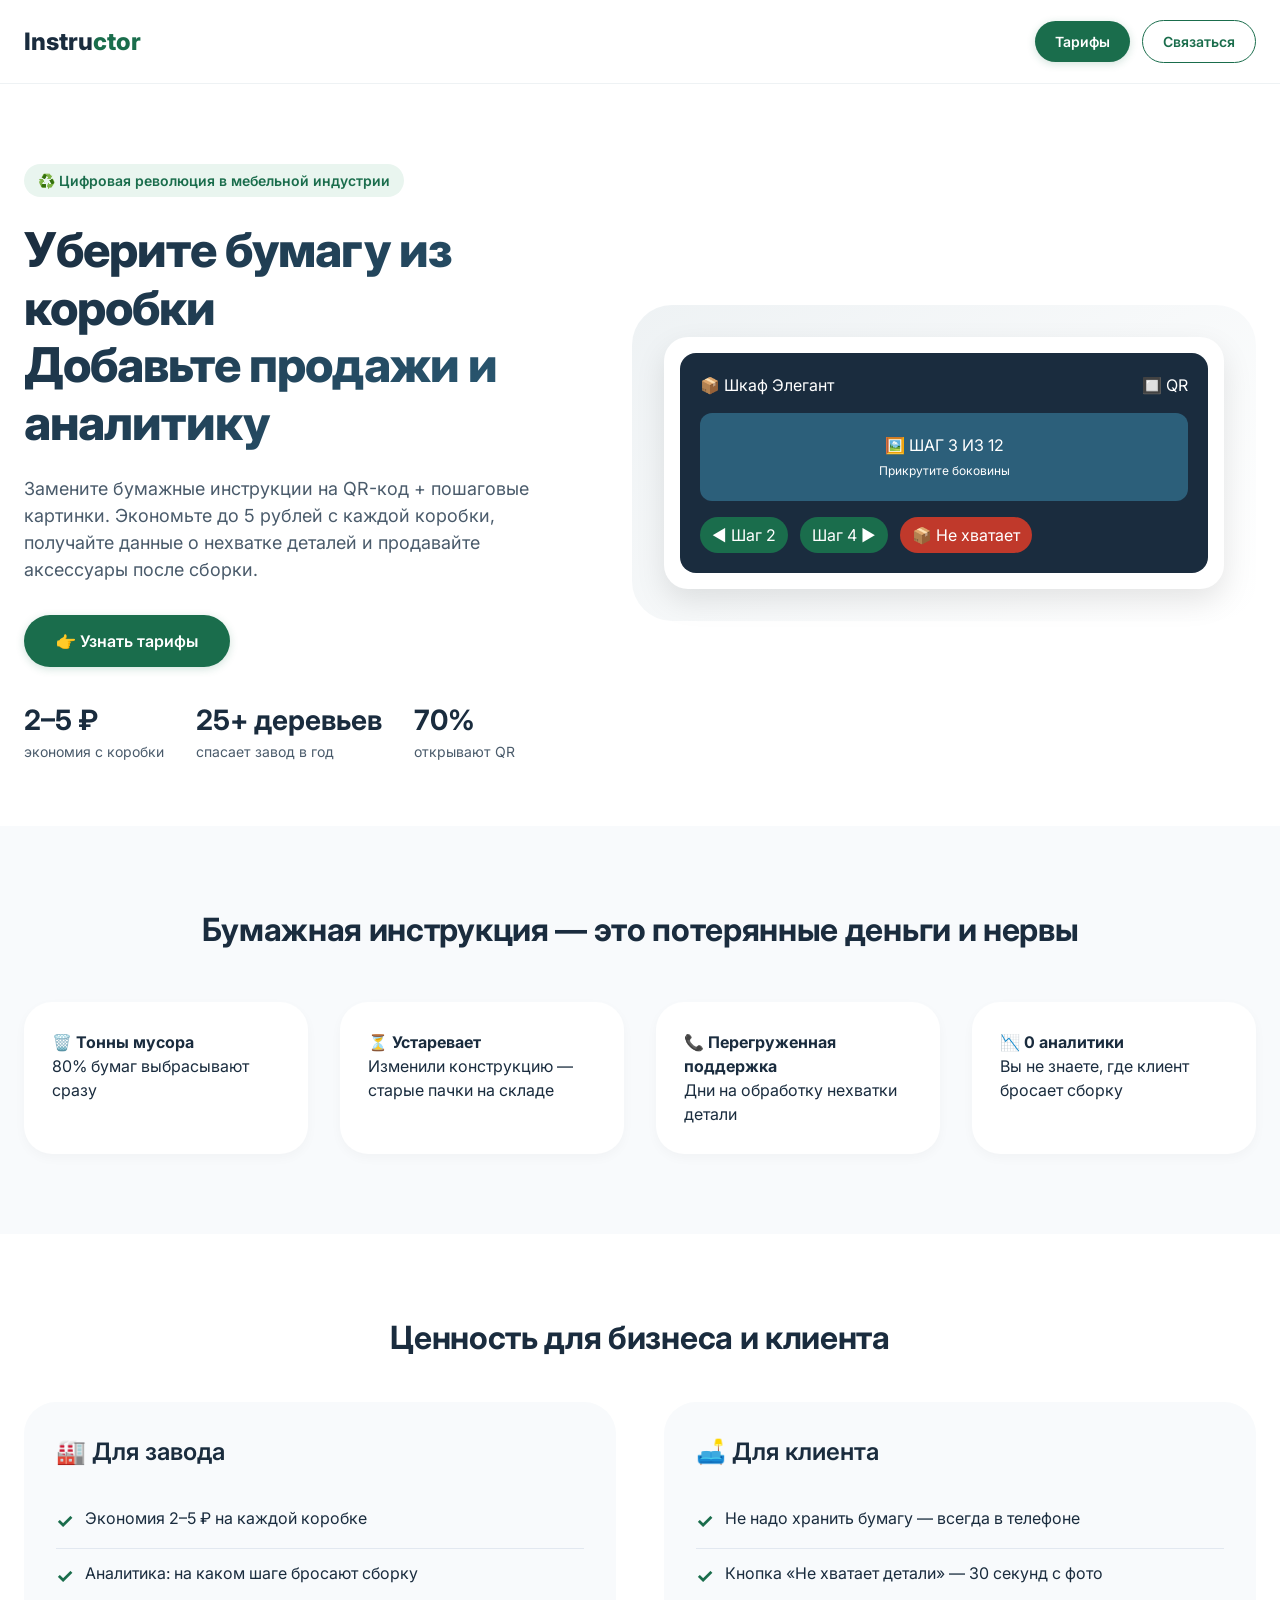
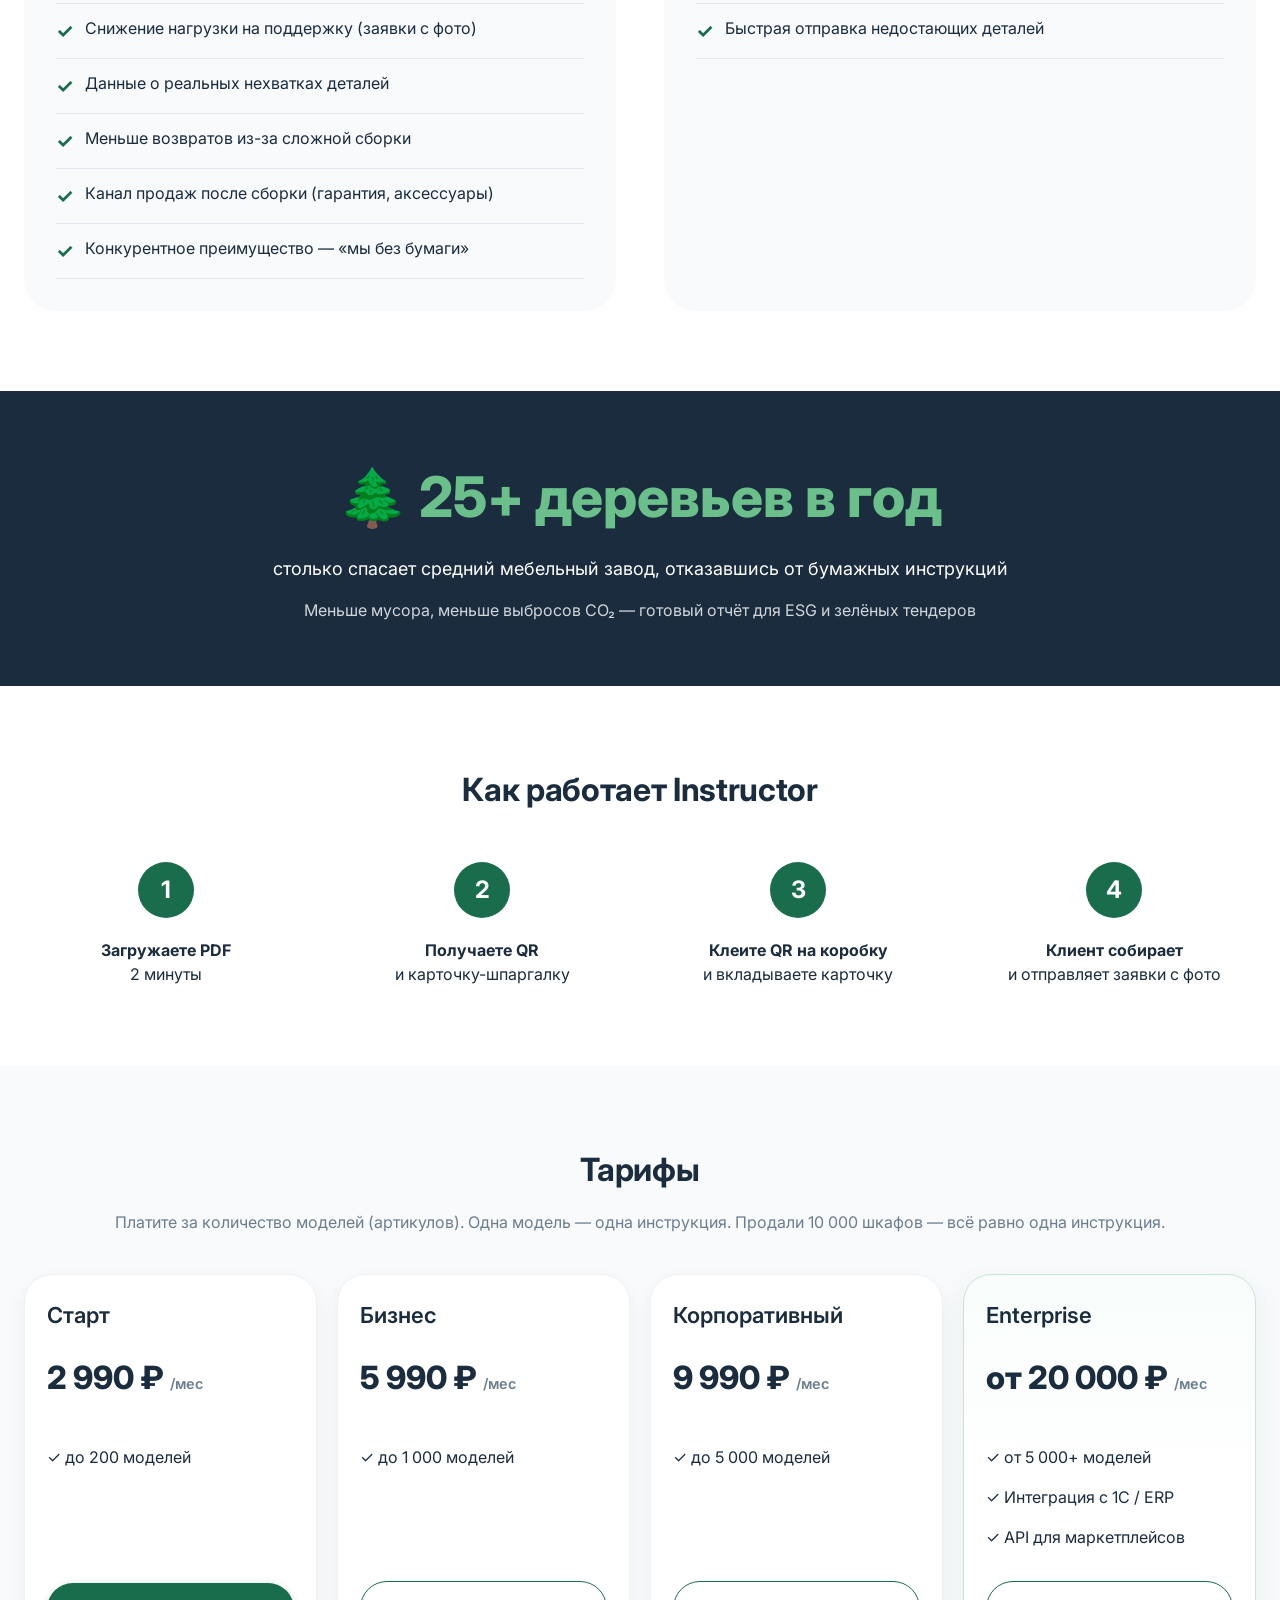
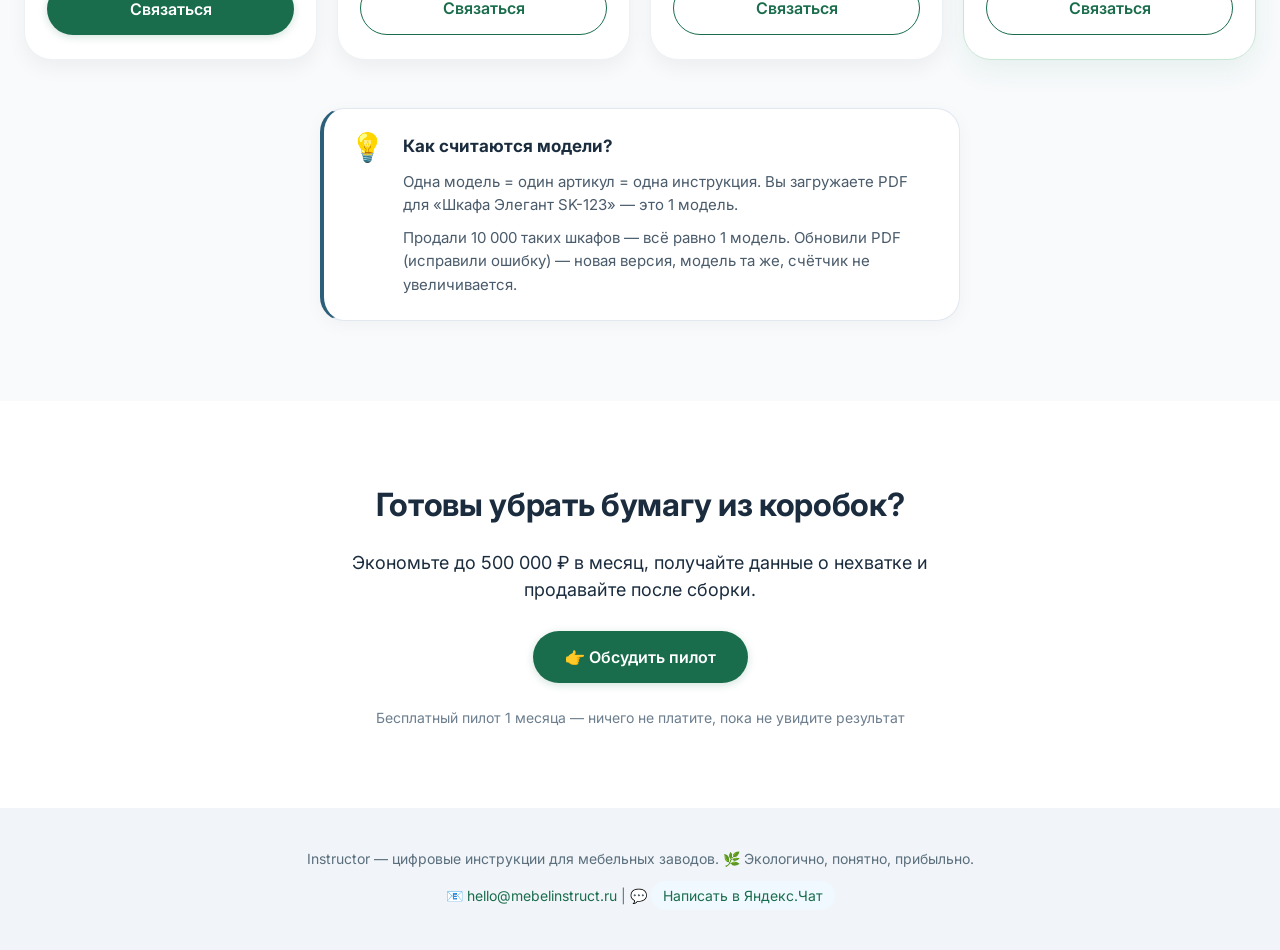
<file: index.html>
<!DOCTYPE html>
<html lang="ru">
<head>
    <meta charset="UTF-8">
    <meta name="viewport" content="width=device-width, initial-scale=1.0, viewport-fit=cover">
    <title>Instructor — цифровые инструкции для мебельных заводов</title>
    <link rel="icon" href="assets/icons/favicon.svg" type="image/svg+xml">
    <link rel="preconnect" href="https://fonts.googleapis.com">
    <link rel="preconnect" href="https://fonts.gstatic.com" crossorigin>
    <link href="https://fonts.googleapis.com/css2?family=Inter:opsz,wght@14..32,300;14..32,400;14..32,600;14..32,700;14..32,800&display=swap" rel="stylesheet">
    <link rel="stylesheet" href="assets/css/landing.css">
</head>
<body>
<!--
  ЛЕНДИНГ — ДЕМО ДЛЯ КОМАНДЫ
  Чтобы скрыть ссылки демо (сборка / панель завода / админка) у клиентов:
  добавьте символы  сразу ПЕРЕД <div class="landing-demo-nav"> ниже
  и символы  сразу ПОСЛЕ закрывающего </div> (один блок в комментарий).-->

<header class="header">
    <div class="container header-inner">
        <a href="./" class="logo">Instru<span>ctor</span></a>
        <div class="nav-links">
            <a href="#try" class="btn btn-primary" style="padding: 10px 20px;">Тарифы</a>
            <a href="#contact" class="btn btn-outline" style="padding: 10px 20px;">Связаться</a>
        </div>
    </div>
</header>

<main>
    <section class="hero">
        <div class="container hero-grid">
            <div class="hero-content">
                <div class="hero-badge">♻️ Цифровая революция в мебельной индустрии</div>
                <h1>Уберите бумагу из коробки<br>Добавьте продажи и аналитику</h1>
                <p class="hero-text">Замените бумажные инструкции на QR-код + пошаговые картинки. Экономьте до 5 рублей с каждой коробки, получайте данные о нехватке деталей и продавайте аксессуары после сборки.</p>
                <a href="#try" class="btn btn-primary">👉 Узнать тарифы</a>
                <div class="hero-stats">
                    <div class="stat"><strong>2–5 ₽</strong> экономия с коробки</div>
                    <div class="stat"><strong>25+ деревьев</strong> спасает завод в год</div>
                    <div class="stat"><strong>70%</strong> открывают QR</div>
                </div>
            </div>
            <div class="hero-image">
                <div style="background: #fff; border-radius: 24px; padding: 16px; box-shadow: 0 12px 30px rgba(0,0,0,0.1);">
                    <div style="background: #1a2c3e; border-radius: 16px; padding: 20px; color: white;">
                        <div style="display: flex; justify-content: space-between;">
                            <span>📦 Шкаф Элегант</span>
                            <span>🔲 QR</span>
                        </div>
                        <div style="margin: 16px 0; background: #2c5f7a; border-radius: 12px; padding: 20px; text-align: center;">
                            🖼️ ШАГ 3 ИЗ 12<br>
                            <span style="font-size: 12px;">Прикрутите боковины</span>
                        </div>
                        <div style="display: flex; gap: 12px; flex-wrap: wrap;">
                            <span style="background: #1a6d4c; padding: 6px 12px; border-radius: 40px;">◀ Шаг 2</span>
                            <span style="background: #1a6d4c; padding: 6px 12px; border-radius: 40px;">Шаг 4 ▶</span>
                            <span style="background: #c0392b; padding: 6px 12px; border-radius: 40px;">📦 Не хватает</span>
                        </div>
                    </div>
                </div>
            </div>
        </div>
    </section>

    <section class="problem">
        <div class="container">
            <h2 style="text-align: center;">Бумажная инструкция — это потерянные деньги и нервы</h2>
            <div class="problem-grid">
                <div class="problem-card">🗑️ <strong>Тонны мусора</strong><br>80% бумаг выбрасывают сразу</div>
                <div class="problem-card">⏳ <strong>Устаревает</strong><br>Изменили конструкцию — старые пачки на складе</div>
                <div class="problem-card">📞 <strong>Перегруженная поддержка</strong><br>Дни на обработку нехватки детали</div>
                <div class="problem-card">📉 <strong>0 аналитики</strong><br>Вы не знаете, где клиент бросает сборку</div>
            </div>
        </div>
    </section>

    <section class="value">
        <div class="container">
            <h2 style="text-align: center;">Ценность для бизнеса и клиента</h2>
            <div class="value-grid">
                <div class="value-col">
                    <h3>🏭 Для завода</h3>
                    <ul class="value-list">
                        <li><span class="check">✓</span> Экономия 2–5 ₽ на каждой коробке</li>
                        <li><span class="check">✓</span> Аналитика: на каком шаге бросают сборку</li>
                        <li><span class="check">✓</span> Снижение нагрузки на поддержку (заявки с фото)</li>
                        <li><span class="check">✓</span> Данные о реальных нехватках деталей</li>
                        <li><span class="check">✓</span> Меньше возвратов из-за сложной сборки</li>
                        <li><span class="check">✓</span> Канал продаж после сборки (гарантия, аксессуары)</li>
                        <li><span class="check">✓</span> Конкурентное преимущество — «мы без бумаги»</li>
                    </ul>
                </div>
                <div class="value-col">
                    <h3>🛋️ Для клиента</h3>
                    <ul class="value-list">
                        <li><span class="check">✓</span> Не надо хранить бумагу — всегда в телефоне</li>
                        <li><span class="check">✓</span> Кнопка «Не хватает детали» — 30 секунд с фото</li>
                        <li><span class="check">✓</span> Быстрая отправка недостающих деталей</li>
                    </ul>
                </div>
            </div>
        </div>
    </section>

    <section class="eco">
        <div class="container">
            <div class="eco-number">🌲 25+ деревьев в год</div>
            <p style="font-size: 18px; margin: 16px 0;">столько спасает средний мебельный завод, отказавшись от бумажных инструкций</p>
            <p style="opacity: 0.8;">Меньше мусора, меньше выбросов CO₂ — готовый отчёт для ESG и зелёных тендеров</p>
        </div>
    </section>

    <section class="how">
        <div class="container">
            <h2 style="text-align: center;">Как работает Instructor</h2>
            <div class="steps">
                <div class="step"><div class="step-number">1</div> <strong>Загружаете PDF</strong><br>2 минуты</div>
                <div class="step"><div class="step-number">2</div> <strong>Получаете QR</strong><br>и карточку-шпаргалку</div>
                <div class="step"><div class="step-number">3</div> <strong>Клеите QR на коробку</strong><br>и вкладываете карточку</div>
                <div class="step"><div class="step-number">4</div> <strong>Клиент собирает</strong><br>и отправляет заявки с фото</div>
            </div>
        </div>
    </section>

    <section class="pricing" id="try">
        <div class="container">
            <h2 style="text-align: center;">Тарифы</h2>
            <p style="text-align: center; color: #6c7e8e; margin-bottom: 40px;">
                Платите за количество моделей (артикулов). Одна модель — одна инструкция. 
                Продали 10 000 шкафов — всё равно одна инструкция.
            </p>
            
            <div class="pricing-grid">
                <div class="plan">
                    <h3>Старт</h3>
                    <div class="plan-price">2 990 ₽ <span class="period">/мес</span></div>
                    <ul>
                        <li>✓ до 200 моделей</li>
                    </ul>
                    <a href="#contact" class="btn btn-primary">Связаться</a>
                </div>
                
                <!-- Бизнес -->
                <div class="plan">
                    <h3>Бизнес</h3>
                    <div class="plan-price">5 990 ₽ <span class="period">/мес</span></div>
                    <ul>
                        <li>✓ до 1 000 моделей</li>
                    </ul>
                    <a href="#contact" class="btn btn-outline">Связаться</a>
                </div>
                
                <!-- Корпоративный -->
                <div class="plan">
                    <h3>Корпоративный</h3>
                    <div class="plan-price">9 990 ₽ <span class="period">/мес</span></div>
                    <ul>
                        <li>✓ до 5 000 моделей</li>
                    </ul>
                    <a href="#contact" class="btn btn-outline">Связаться</a>
                </div>
                
                <!-- Enterprise -->
                <div class="plan enterprise">
                    <h3>Enterprise</h3>
                    <div class="plan-price">от 20 000 ₽ <span class="period">/мес</span></div>
                    <ul>
                        <li>✓ от 5 000+ моделей</li>
                        <li>✓ Интеграция с 1С / ERP</li>
                        <li>✓ API для маркетплейсов</li>
                    </ul>
                    <a href="#contact" class="btn btn-outline">Связаться</a>
                </div>
            </div>

            <div class="pricing-notes">
                <div class="pricing-note pricing-note--info">
                    <div class="pricing-note__icon" aria-hidden="true">💡</div>
                    <div class="pricing-note__body">
                        <strong class="pricing-note__title">Как считаются модели?</strong>
                        <p>Одна модель = один артикул = одна инструкция. Вы загружаете PDF для «Шкафа Элегант SK-123» — это 1 модель.</p>
                        <p>Продали 10 000 таких шкафов — всё равно 1 модель. Обновили PDF (исправили ошибку) — новая версия, модель та же, счётчик не увеличивается.</p>
                    </div>
                </div>
                <!--<div class="pricing-note pricing-note--warning">
                    <div class="pricing-note__icon" aria-hidden="true">⚠️</div>
                    <div class="pricing-note__body">
                        <strong class="pricing-note__title">Важно</strong>
                        <p>Если у модели есть модификации (SK-123A, SK-123B), загружайте все PDF под одним артикулом.</p>
                        <p>Система покажет клиенту выбор цвета/размера перед сборкой. Это всё ещё одна модель в тарифе.</p>
                    </div>
                </div>-->
            </div>
        </div>
    </section>
    
    <section class="cta">
        <div class="container">
            <h2>Готовы убрать бумагу из коробок?</h2>
            <p style="font-size: 18px; margin: 20px auto; max-width: 600px;">Экономьте до 500 000 ₽ в месяц, получайте данные о нехватке и продавайте после сборки.</p>
            <a href="https://yandex.ru/chat/p/63ae4600-350b-9469-6285-ab6e3f4d2709?utm_source=invite" class="btn btn-primary" style="margin-top: 8px;" target="_blank" rel="noopener noreferrer">👉 Обсудить пилот</a>
            <p style="margin-top: 24px; font-size: 14px; color: #6c7e8e;">Бесплатный пилот 1 месяца — ничего не платите, пока не увидите результат</p>
        </div>
    </section>
</main>

<footer class="footer" id="contact">
    <div class="container">
        <p>Instructor — цифровые инструкции для мебельных заводов. 🌿 Экологично, понятно, прибыльно.</p>
        <p style="margin-top: 12px;">
            📧 <a href="mailto:hello@mebelinstruct.ru" style="color: #1a6d4c; text-decoration: none;">hello@mebelinstruct.ru</a> 
            | 💬 <a href="https://yandex.ru/chat/p/63ae4600-350b-9469-6285-ab6e3f4d2709?utm_source=invite" target="_blank" style="color: #1a6d4c; text-decoration: none; background: #f0f9ff; padding: 4px 12px; border-radius: 40px; display: inline-block;">Написать в Яндекс.Чат</a>
        </p>
    </div>
</footer>

</body>
</html>
</file>
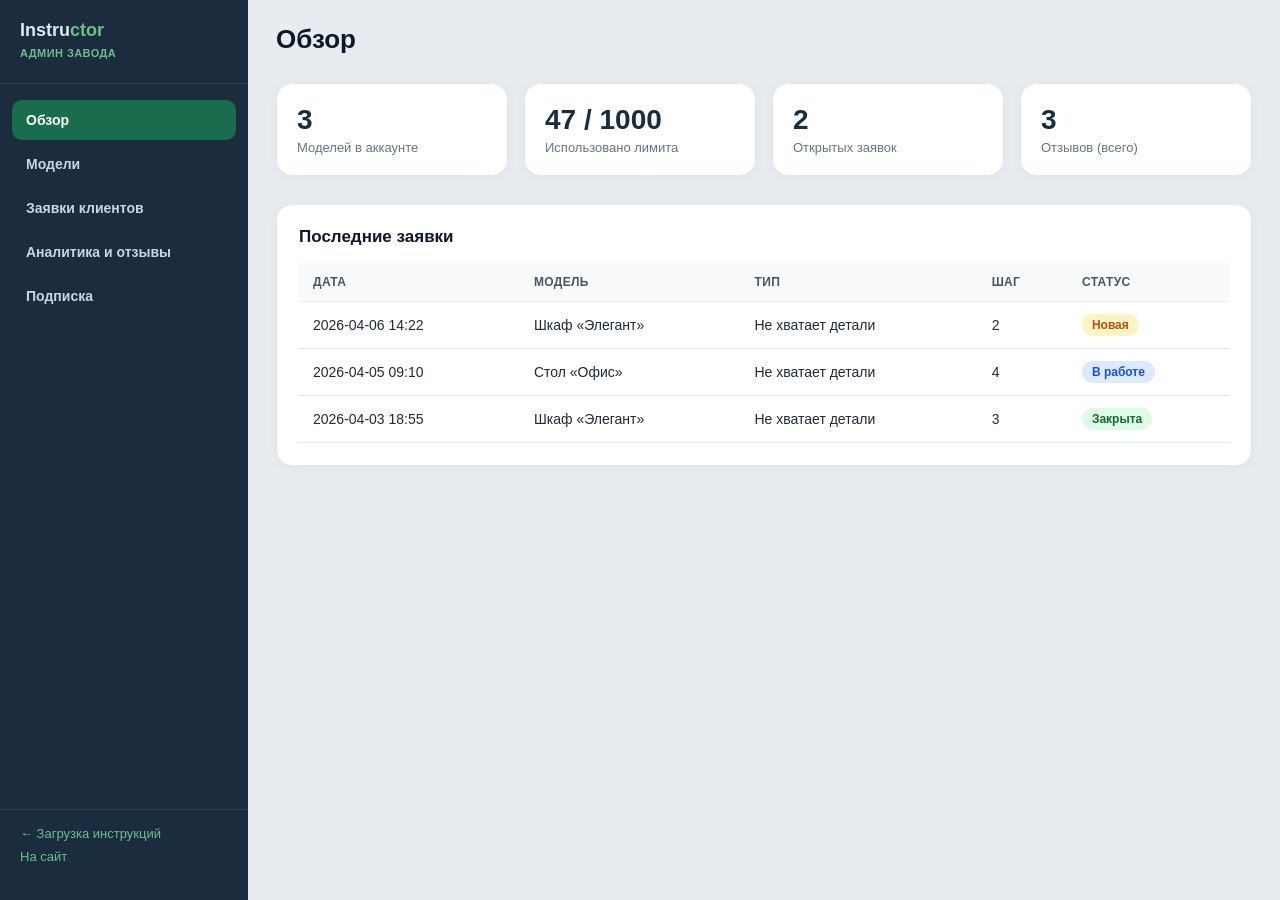
<file: admin/index.html>
<!DOCTYPE html>
<html lang="ru">
<head>
    <meta charset="UTF-8">
    <meta name="viewport" content="width=device-width, initial-scale=1.0">
    <title>Админ-панель завода — Instructor</title>
    <link rel="icon" href="../assets/icons/favicon.svg" type="image/svg+xml">
    <link rel="stylesheet" href="../assets/css/admin.css">
</head>
<body class="admin-body">
<div class="admin-app">
    <aside class="admin-sidebar">
        <div class="admin-sidebar__brand">
            Instru<span>ctor</span>
            <span class="admin-sidebar__badge">Админ завода</span>
        </div>
        <ul class="admin-nav">
            <li><button type="button" data-panel="overview" class="is-active">Обзор</button></li>
            <li><button type="button" data-panel="models">Модели</button></li>
            <li><button type="button" data-panel="requests">Заявки клиентов</button></li>
            <li><button type="button" data-panel="analytics">Аналитика и отзывы</button></li>
            <li><button type="button" data-panel="subscription">Подписка</button></li>
        </ul>
        <div class="admin-sidebar__foot">
            <a href="../producer/">← Загрузка инструкций</a><br>
            <a href="../" style="margin-top: 8px; display: inline-block;">На сайт</a>
        </div>
    </aside>

    <main class="admin-main">
        <div class="admin-top">
            <h1 id="adminPageTitle">Обзор</h1>
        </div>

        <section id="panel-overview" class="admin-panel is-visible" data-panel-content="overview">
            <div class="admin-grid-stats" id="overviewStats"></div>
            <div class="admin-card">
                <h2>Последние заявки</h2>
                <div class="admin-table-wrap">
                    <table class="admin-table">
                        <thead>
                            <tr>
                                <th>Дата</th>
                                <th>Модель</th>
                                <th>Тип</th>
                                <th>Шаг</th>
                                <th>Статус</th>
                            </tr>
                        </thead>
                        <tbody id="overviewRequestsPreview"></tbody>
                    </table>
                </div>
            </div>
        </section>

        <section id="panel-models" class="admin-panel" data-panel-content="models">
            <div class="admin-card">
                <h2>Все загруженные модели</h2>
                <div class="admin-table-wrap">
                    <table class="admin-table">
                        <thead>
                            <tr>
                                <th>Модель</th>
                                <th>Артикул</th>
                                <th>Шагов</th>
                                <th>PDF</th>
                                <th>Обновлено</th>
                                <th>Сканов / 7 дн.</th>
                                <th></th>
                            </tr>
                        </thead>
                        <tbody id="modelsTableBody"></tbody>
                    </table>
                </div>
            </div>
        </section>

        <section id="panel-requests" class="admin-panel" data-panel-content="requests">
            <div class="admin-card">
                <h2>Заявки от клиентов</h2>
                <p class="sub" style="margin: -8px 0 16px;">Нехватка деталей и др. (прототип).</p>
                <div class="admin-table-wrap">
                    <table class="admin-table">
                        <thead>
                            <tr>
                                <th>ID</th>
                                <th>Дата</th>
                                <th>Модель</th>
                                <th>Тип</th>
                                <th>Шаг</th>
                                <th>Деталь</th>
                                <th>Статус</th>
                                <th></th>
                            </tr>
                        </thead>
                        <tbody id="requestsTableBody"></tbody>
                    </table>
                </div>
            </div>
        </section>

        <section id="panel-analytics" class="admin-panel" data-panel-content="analytics">
            <div class="admin-card">
                <h2>Воронка сборки (где бросают)</h2>
                <label class="sub" for="funnelModelSelect" style="display:block;margin-bottom:8px;">Модель</label>
                <select id="funnelModelSelect" class="select-model"></select>
                <div class="admin-table-wrap">
                    <table class="admin-table">
                        <thead>
                            <tr>
                                <th>Шаг</th>
                                <th>Название</th>
                                <th>Дошли до шага</th>
                                <th>Отметили «выполнено»</th>
                                <th>Визуально</th>
                            </tr>
                        </thead>
                        <tbody id="funnelTableBody"></tbody>
                    </table>
                </div>
            </div>
            <div class="admin-card">
                <h2>Отзывы клиентов</h2>
                <div class="admin-table-wrap">
                    <table class="admin-table">
                        <thead>
                            <tr>
                                <th>Дата</th>
                                <th>Модель</th>
                                <th>Оценка</th>
                                <th>Комментарий</th>
                                <th>Последний шаг</th>
                            </tr>
                        </thead>
                        <tbody id="reviewsTableBody"></tbody>
                    </table>
                </div>
            </div>
        </section>

        <section id="panel-subscription" class="admin-panel" data-panel-content="subscription">
            <div class="admin-card" id="subscriptionCard"></div>
        </section>
    </main>
</div>

<div id="modelModal" class="admin-modal" aria-hidden="true">
    <div class="admin-modal__box">
        <div class="admin-modal__head">
            <div>
                <h2 id="modalModelTitle">—</h2>
                <p class="admin-modal__meta" id="modalModelMeta"></p>
            </div>
            <button type="button" class="admin-modal__close" id="modelModalClose" aria-label="Закрыть">×</button>
        </div>
        <div class="admin-modal__body">
            <h3 style="font-size:15px;margin-bottom:12px;color:#334155;">Шаги инструкции</h3>
            <div class="steps-preview" id="modalStepsPreview"></div>
            <div class="edit-block">
                <h3>Изменить модель — новый PDF</h3>
                <p class="sub" style="margin-bottom:12px;">После загрузки PDF пересоберутся шаги и QR останется прежним (демо).</p>
                <input type="file" id="modalPdfInput" accept=".pdf">
                <button type="button" class="btn-sm btn-sm--primary" id="modalPdfSubmit">Загрузить новый PDF (демо)</button>
            </div>
        </div>
    </div>
</div>

<script src="../assets/js/config.js"></script>
<script src="../assets/js/admin/app.js"></script>
</body>
</html>
</file>
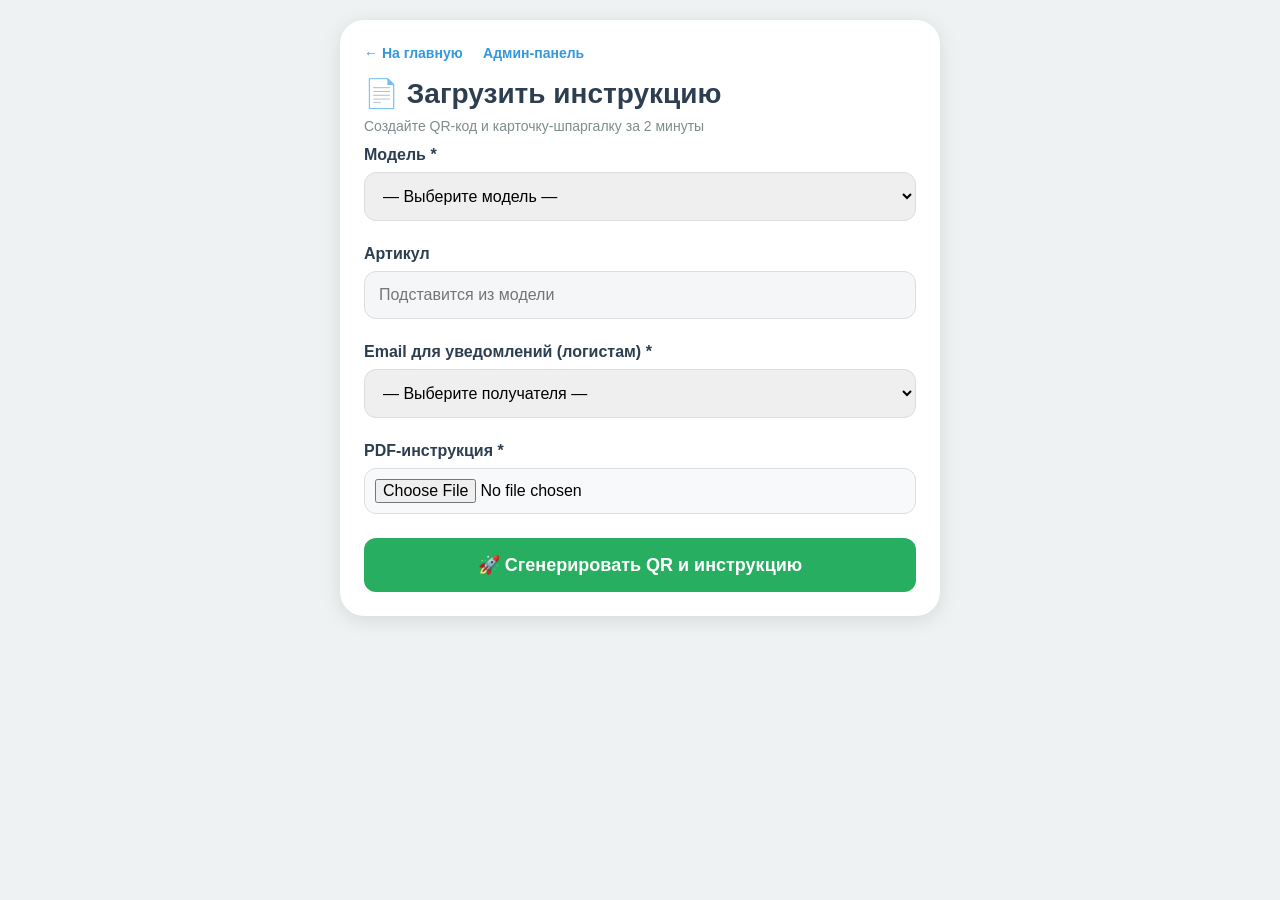
<file: producer/index.html>
<!DOCTYPE html>
<html lang="ru">
<head>
    <meta charset="UTF-8">
    <meta name="viewport" content="width=device-width, initial-scale=1.0">
    <title>Загрузка инструкции — Панель сотрудника</title>
    <link rel="icon" href="../assets/icons/favicon.svg" type="image/svg+xml">
    <link rel="stylesheet" href="../assets/css/producer.css">
</head>
<body>
<div class="container">
    <a class="back-link" href="../">← На главную</a>
    <a class="back-link" href="../admin/" style="margin-left: 16px;">Админ-панель</a>

    <h1>📄 Загрузить инструкцию</h1>
    <div class="sub">Создайте QR-код и карточку-шпаргалку за 2 минуты</div>

    <form id="uploadForm">
        <div class="form-group">
            <label for="modelSelect">Модель *</label>
            <select id="modelSelect" required>
                <option value="">— Выберите модель —</option>
            </select>
        </div>

        <div class="form-group">
            <label for="article">Артикул</label>
            <input type="text" id="article" readonly placeholder="Подставится из модели">
        </div>

        <div class="form-group">
            <label for="emailSelect">Email для уведомлений (логистам) *</label>
            <select id="emailSelect" required>
                <option value="">— Выберите получателя —</option>
            </select>
        </div>

        <div class="form-group">
            <label for="pdfFile">PDF-инструкция *</label>
            <input type="file" id="pdfFile" accept=".pdf" required>
        </div>

        <button type="submit">🚀 Сгенерировать QR и инструкцию</button>
    </form>

    <div id="result" class="result">
        <h3>✅ Готово!</h3>
        <div class="qr-code" id="qrContainer"></div>
        <div class="links">
            <strong>Ссылка на цифровую сборку:</strong><br>
            <span id="shortUrl"></span>
        </div>
        <button type="button" id="downloadCard" class="download-btn">📄 Скачать карточку-шпаргалку</button>
        <button type="button" id="downloadQr" class="download-btn download-btn--secondary">📷 Скачать QR-код</button>
    </div>

    <div id="error" class="error"></div>
</div>

<script src="../assets/js/config.js"></script>
<script src="../assets/js/producer/upload.js"></script>
</body>
</html>
</file>
<file: assets/css/landing.css>
* {
  margin: 0;
  padding: 0;
  box-sizing: border-box;
}

body {
  font-family: 'Inter', sans-serif;
  background: #ffffff;
  color: #1a2c3e;
  line-height: 1.5;
  scroll-behavior: smooth;
}

.container {
  max-width: 1280px;
  margin: 0 auto;
  padding: 0 24px;
}

h1 {
  font-size: 48px;
  font-weight: 800;
  line-height: 1.2;
  letter-spacing: -0.02em;
  background: linear-gradient(135deg, #1a2c3e 0%, #2c5f7a 100%);
  background-clip: text;
  -webkit-background-clip: text;
  color: transparent;
}

h2 {
  font-size: 32px;
  font-weight: 700;
  letter-spacing: -0.01em;
  margin-bottom: 16px;
}

h3 {
  font-size: 22px;
  font-weight: 600;
  margin-bottom: 12px;
}

@media (max-width: 768px) {
  h1 { font-size: 32px; }
  h2 { font-size: 26px; }
  h3 { font-size: 20px; }
}

.btn {
  display: inline-block;
  padding: 14px 32px;
  border-radius: 60px;
  font-weight: 600;
  text-decoration: none;
  transition: all 0.2s ease;
  font-size: 16px;
  cursor: pointer;
  border: none;
}

.btn-primary {
  background: #1a6d4c;
  color: white;
  box-shadow: 0 2px 8px rgba(26, 109, 76, 0.2);
}

.btn-primary:hover {
  background: #0f543a;
  transform: translateY(-2px);
}

.btn-outline {
  background: transparent;
  border: 1.5px solid #1a6d4c;
  color: #1a6d4c;
}

.btn-outline:hover {
  background: #e9f5ef;
}

.header {
  padding: 20px 0;
  border-bottom: 1px solid #eef2f4;
  position: sticky;
  top: 0;
  background: rgba(255, 255, 255, 0.95);
  backdrop-filter: blur(8px);
  z-index: 50;
}

.header-inner {
  display: flex;
  justify-content: space-between;
  align-items: center;
}

.logo {
  font-size: 24px;
  font-weight: 800;
  color: #1a2c3e;
  text-decoration: none;
}

.logo span {
  color: #1a6d4c;
}

.hero {
  padding: 80px 0 64px;
}

.hero-grid {
  display: flex;
  align-items: center;
  gap: 48px;
  flex-wrap: wrap;
}

.hero-content {
  flex: 1;
}

.hero-badge {
  background: #e9f5ef;
  color: #1a6d4c;
  padding: 6px 14px;
  border-radius: 40px;
  font-size: 14px;
  font-weight: 600;
  display: inline-block;
  margin-bottom: 24px;
}

.hero-text {
  font-size: 18px;
  color: #4a5b6b;
  margin: 24px 0 32px;
}

.hero-stats {
  display: flex;
  gap: 32px;
  margin-top: 32px;
}

.stat {
  font-size: 14px;
  color: #4a5b6b;
}

.stat strong {
  font-size: 28px;
  color: #1a2c3e;
  display: block;
}

.hero-image {
  flex: 1;
  background: linear-gradient(145deg, #eef2f4 0%, #ffffff 100%);
  border-radius: 40px;
  padding: 32px;
  text-align: center;
}

.problem {
  background: #f8fafc;
  padding: 80px 0;
}

.problem-grid {
  display: grid;
  grid-template-columns: repeat(auto-fit, minmax(260px, 1fr));
  gap: 32px;
  margin-top: 48px;
}

.problem-card {
  background: white;
  padding: 28px;
  border-radius: 28px;
  box-shadow: 0 4px 12px rgba(0, 0, 0, 0.03);
}

.value {
  padding: 80px 0;
}

.value-grid {
  display: grid;
  grid-template-columns: 1fr 1fr;
  gap: 48px;
  margin-top: 40px;
}

.value-col {
  background: #f8fafc;
  border-radius: 32px;
  padding: 32px;
}

.value-col h3 {
  font-size: 24px;
  margin-bottom: 24px;
  display: flex;
  align-items: center;
  gap: 12px;
}

.value-list {
  list-style: none;
}

.value-list li {
  padding: 12px 0;
  border-bottom: 1px solid #e2e8f0;
  display: flex;
  gap: 12px;
  align-items: flex-start;
}

.check {
  color: #1a6d4c;
  font-weight: bold;
  font-size: 20px;
}

.eco {
  background: #1a2c3e;
  color: white;
  padding: 64px 0;
  text-align: center;
}

.eco-number {
  font-size: 56px;
  font-weight: 800;
  color: #6abf8a;
}

.how {
  padding: 80px 0;
}

.steps {
  display: grid;
  grid-template-columns: repeat(auto-fit, minmax(200px, 1fr));
  gap: 32px;
  margin-top: 48px;
}

.step {
  text-align: center;
}

.step-number {
  width: 56px;
  height: 56px;
  background: #1a6d4c;
  color: white;
  border-radius: 60px;
  display: flex;
  align-items: center;
  justify-content: center;
  font-size: 24px;
  font-weight: 700;
  margin: 0 auto 20px;
}

.pricing {
  background: #f8fafc;
  padding: 80px 0;
}

.pricing-grid {
  display: grid;
  grid-template-columns: repeat(4, minmax(0, 1fr));
  gap: 20px;
  margin-top: 40px;
  align-items: stretch;
}

.plan {
  background: white;
  border-radius: 28px;
  padding: 24px 22px;
  box-shadow: 0 8px 20px rgba(0, 0, 0, 0.05);
  border: 1px solid #eef2f4;
  display: flex;
  flex-direction: column;
  min-width: 0;
}

.plan.enterprise {
  border-color: #c8e6d4;
  background: linear-gradient(180deg, #f8fdfb 0%, #ffffff 55%);
  box-shadow: 0 10px 28px rgba(26, 109, 76, 0.08);
}

.plan > a.btn {
  margin-top: auto;
  width: 100%;
  text-align: center;
  box-sizing: border-box;
}

.plan-price {
  font-size: clamp(26px, 2.5vw, 34px);
  font-weight: 800;
  margin: 16px 0;
  line-height: 1.15;
}

.plan-price .period {
  font-size: 0.45em;
  font-weight: 600;
  color: #6c7e8e;
  white-space: nowrap;
}

.pricing-notes {
  display: grid;
  grid-template-columns: 1fr 1fr;
  gap: 24px;
  margin-top: 48px;
  max-width: 1080px;
  margin-left: auto;
  margin-right: auto;
  justify-content: center;
}

.pricing-note {
  display: flex;
  gap: 18px;
  align-items: flex-start;
  background: #ffffff;
  border-radius: 24px;
  padding: 24px 26px;
  border: 1px solid #e2e8f0;
  box-shadow: 0 4px 18px rgba(0, 0, 0, 0.04);
}

/* Одна карточка — по центру секции */
.pricing-notes .pricing-note:only-child {
  grid-column: 1 / -1;
  max-width: 640px;
  width: 100%;
  justify-self: center;
}

.pricing-note--info {
  border-left: 4px solid #2c5f7a;
}

.pricing-note--warning {
  border-left: 4px solid #f59e0b;
  background: linear-gradient(135deg, #fffbeb 0%, #ffffff 70%);
  border-color: #fde68a;
}

.pricing-note__icon {
  font-size: 28px;
  line-height: 1;
  flex-shrink: 0;
}

.pricing-note__body {
  font-size: 15px;
  line-height: 1.55;
  color: #4a5b6b;
}

.pricing-note__title {
  display: block;
  font-size: 17px;
  color: #1a2c3e;
  margin-bottom: 10px;
}

.pricing-note__body p {
  margin: 0 0 10px;
}

.pricing-note__body p:last-child {
  margin-bottom: 0;
}

.plan ul {
  list-style: none;
  margin: 24px 0;
}

.plan li {
  padding: 8px 0;
  display: flex;
  gap: 8px;
}

.cta {
  padding: 80px 0;
  text-align: center;
}

.footer {
  background: #f1f5f9;
  padding: 40px 0;
  text-align: center;
  font-size: 14px;
  color: #5a6e7c;
}

.nav-links {
  display: flex;
  gap: 12px;
  align-items: center;
  flex-wrap: wrap;
}

.nav-links a {
  font-size: 14px;
  font-weight: 600;
}

@media (max-width: 1100px) {
  .pricing-grid {
    grid-template-columns: repeat(2, minmax(0, 1fr));
  }
}

@media (max-width: 768px) {
  .value-grid {
    grid-template-columns: 1fr;
  }
  .hero-stats {
    flex-wrap: wrap;
  }

  .pricing-notes {
    grid-template-columns: 1fr;
    margin-top: 36px;
  }

  .pricing-grid {
    grid-template-columns: 1fr;
    gap: 16px;
  }
}
</file>
<file: assets/css/admin.css>
* {
  margin: 0;
  padding: 0;
  box-sizing: border-box;
}

body.admin-body {
  font-family: -apple-system, BlinkMacSystemFont, 'Segoe UI', Roboto, sans-serif;
  background: #e8ecf0;
  color: #1e293b;
  min-height: 100vh;
}

.admin-app {
  display: flex;
  min-height: 100vh;
}

.admin-sidebar {
  width: 248px;
  flex-shrink: 0;
  background: #1a2c3e;
  color: #e2e8f0;
  padding: 20px 0;
  display: flex;
  flex-direction: column;
}

.admin-sidebar__brand {
  padding: 0 20px 24px;
  font-size: 18px;
  font-weight: 800;
  border-bottom: 1px solid rgba(255, 255, 255, 0.08);
}

.admin-sidebar__brand span {
  color: #6abf8a;
}

.admin-sidebar__badge {
  display: block;
  margin-top: 6px;
  font-size: 11px;
  font-weight: 600;
  color: #94a3b8;
  text-transform: uppercase;
  letter-spacing: 0.04em;
}

.admin-nav {
  list-style: none;
  padding: 16px 12px;
  flex: 1;
}

.admin-nav button {
  width: 100%;
  text-align: left;
  padding: 12px 14px;
  margin-bottom: 4px;
  border: none;
  border-radius: 10px;
  background: transparent;
  color: #cbd5e1;
  font-size: 14px;
  font-weight: 600;
  cursor: pointer;
  font-family: inherit;
}

.admin-nav button:hover {
  background: rgba(255, 255, 255, 0.06);
  color: #fff;
}

.admin-nav button.is-active {
  background: #1a6d4c;
  color: #fff;
}

.admin-sidebar__foot {
  padding: 16px 20px;
  border-top: 1px solid rgba(255, 255, 255, 0.08);
  font-size: 13px;
}

.admin-sidebar__foot a {
  color: #6abf8a;
  text-decoration: none;
}

.admin-sidebar__foot a:hover {
  text-decoration: underline;
}

.admin-main {
  flex: 1;
  min-width: 0;
  padding: 24px 28px 40px;
}

.admin-top {
  margin-bottom: 28px;
}

.admin-top h1 {
  font-size: 26px;
  font-weight: 700;
  color: #0f172a;
}

.admin-top .sub {
  color: #64748b;
  font-size: 14px;
  margin-top: 6px;
}

.admin-panel {
  display: none;
}

.admin-panel.is-visible {
  display: block;
}

.admin-grid-stats {
  display: grid;
  grid-template-columns: repeat(auto-fit, minmax(200px, 1fr));
  gap: 16px;
  margin-bottom: 28px;
}

.stat-card {
  background: #fff;
  border-radius: 16px;
  padding: 20px;
  box-shadow: 0 2px 12px rgba(0, 0, 0, 0.04);
  border: 1px solid #e2e8f0;
}

.stat-card__val {
  font-size: 28px;
  font-weight: 800;
  color: #1a2c3e;
}

.stat-card__label {
  font-size: 13px;
  color: #64748b;
  margin-top: 4px;
}

.admin-card {
  background: #fff;
  border-radius: 16px;
  padding: 22px;
  box-shadow: 0 2px 12px rgba(0, 0, 0, 0.04);
  border: 1px solid #e2e8f0;
  margin-bottom: 20px;
}

.admin-card h2 {
  font-size: 17px;
  margin-bottom: 16px;
  color: #0f172a;
}

.admin-table-wrap {
  overflow-x: auto;
}

.admin-table {
  width: 100%;
  border-collapse: collapse;
  font-size: 14px;
}

.admin-table th,
.admin-table td {
  padding: 12px 14px;
  text-align: left;
  border-bottom: 1px solid #e2e8f0;
}

.admin-table th {
  background: #f8fafc;
  font-weight: 600;
  color: #475569;
  font-size: 12px;
  text-transform: uppercase;
  letter-spacing: 0.03em;
}

.admin-table tr:hover td {
  background: #fafbfc;
}

.btn-sm {
  padding: 8px 14px;
  font-size: 13px;
  font-weight: 600;
  border-radius: 10px;
  border: none;
  cursor: pointer;
  font-family: inherit;
}

.btn-sm--primary {
  background: #1a6d4c;
  color: #fff;
}

.btn-sm--primary:hover {
  background: #15805a;
}

.btn-sm--ghost {
  background: #f1f5f9;
  color: #334155;
}

.btn-sm--ghost:hover {
  background: #e2e8f0;
}

.badge {
  display: inline-block;
  padding: 4px 10px;
  border-radius: 999px;
  font-size: 12px;
  font-weight: 600;
}

.badge--new {
  background: #fef3c7;
  color: #b45309;
}

.badge--progress {
  background: #dbeafe;
  color: #1d4ed8;
}

.badge--closed {
  background: #dcfce7;
  color: #166534;
}

.sub-progress {
  margin-top: 16px;
}

.sub-progress__bar {
  height: 10px;
  background: #e2e8f0;
  border-radius: 999px;
  overflow: hidden;
  margin-top: 8px;
}

.sub-progress__fill {
  height: 100%;
  background: linear-gradient(90deg, #1a6d4c, #6abf8a);
  border-radius: 999px;
  transition: width 0.3s ease;
}

.sub-actions {
  display: flex;
  flex-wrap: wrap;
  gap: 10px;
  margin-top: 20px;
}

.funnel-bar {
  height: 8px;
  background: #1a6d4c;
  border-radius: 4px;
  min-width: 4px;
}

.select-model {
  padding: 10px 14px;
  border-radius: 10px;
  border: 1px solid #cbd5e1;
  font-size: 14px;
  margin-bottom: 16px;
  min-width: 280px;
}

.admin-modal {
  display: none;
  position: fixed;
  inset: 0;
  z-index: 200;
  background: rgba(15, 23, 42, 0.55);
  align-items: center;
  justify-content: center;
  padding: 20px;
}

.admin-modal.is-open {
  display: flex;
}

.admin-modal__box {
  background: #fff;
  border-radius: 20px;
  max-width: 720px;
  width: 100%;
  max-height: 90vh;
  overflow: hidden;
  display: flex;
  flex-direction: column;
  box-shadow: 0 24px 48px rgba(0, 0, 0, 0.15);
}

.admin-modal__head {
  padding: 20px 24px;
  border-bottom: 1px solid #e2e8f0;
  display: flex;
  justify-content: space-between;
  align-items: flex-start;
  gap: 16px;
}

.admin-modal__head h2 {
  font-size: 20px;
  color: #0f172a;
}

.admin-modal__meta {
  font-size: 13px;
  color: #64748b;
  margin-top: 6px;
}

.admin-modal__close {
  width: 40px;
  height: 40px;
  border: none;
  border-radius: 10px;
  background: #f1f5f9;
  font-size: 20px;
  cursor: pointer;
  flex-shrink: 0;
}

.admin-modal__body {
  padding: 24px;
  overflow-y: auto;
}

.steps-preview {
  display: grid;
  grid-template-columns: repeat(auto-fill, minmax(140px, 1fr));
  gap: 12px;
  margin-bottom: 24px;
}

.step-thumb {
  border-radius: 12px;
  overflow: hidden;
  border: 1px solid #e2e8f0;
  background: #f8fafc;
}

.step-thumb img {
  width: 100%;
  height: 80px;
  object-fit: cover;
  display: block;
}

.step-thumb span {
  display: block;
  padding: 8px;
  font-size: 12px;
  font-weight: 600;
  color: #475569;
}

.edit-block {
  padding: 18px;
  background: #f8fafc;
  border-radius: 14px;
  border: 1px dashed #cbd5e1;
}

.edit-block h3 {
  font-size: 15px;
  margin-bottom: 12px;
  color: #334155;
}

.edit-block input[type="file"] {
  width: 100%;
  margin-bottom: 12px;
}

.stars {
  color: #f59e0b;
  letter-spacing: 2px;
}

@media (max-width: 900px) {
  .admin-app {
    flex-direction: column;
  }

  .admin-sidebar {
    width: 100%;
    flex-direction: row;
    flex-wrap: wrap;
    align-items: center;
    padding: 12px;
  }

  .admin-sidebar__brand {
    border-bottom: none;
    padding-bottom: 0;
  }

  .admin-nav {
    display: flex;
    flex-wrap: wrap;
    width: 100%;
    padding: 8px 0 0;
  }

  .admin-nav button {
    width: auto;
    margin-right: 8px;
  }

  .admin-sidebar__foot {
    width: 100%;
    border-top: none;
    padding-top: 8px;
  }
}
</file>
<file: assets/css/producer.css>
* {
  margin: 0;
  padding: 0;
  box-sizing: border-box;
}

body {
  font-family: -apple-system, BlinkMacSystemFont, 'Segoe UI', Roboto, sans-serif;
  background: #eef2f3;
  padding: 20px;
}

.container {
  max-width: 600px;
  margin: 0 auto;
  background: white;
  border-radius: 24px;
  padding: 24px;
  box-shadow: 0 4px 20px rgba(0, 0, 0, 0.1);
}

h1 {
  font-size: 28px;
  margin-bottom: 8px;
  color: #2c3e50;
}

.sub {
  color: #7f8c8d;
  margin-bottom: 12px;
  font-size: 14px;
}

.mock-hint {
  color: #5dade2;
  font-size: 13px;
  margin-bottom: 24px;
  padding: 10px 14px;
  background: #ebf5fb;
  border-radius: 12px;
  border: 1px solid #d6eaf8;
}

input[readonly] {
  background: #f4f6f7;
  color: #566573;
}

.form-group {
  margin-bottom: 24px;
}

label {
  display: block;
  font-weight: 600;
  margin-bottom: 8px;
  font-size: 16px;
  color: #2c3e50;
}

input,
select {
  width: 100%;
  padding: 14px;
  font-size: 16px;
  border: 1px solid #ddd;
  border-radius: 12px;
  font-family: inherit;
}

input[type="file"] {
  padding: 10px;
  background: #f8f9fa;
}

button[type="submit"] {
  background: #27ae60;
  color: white;
  border: none;
  padding: 16px 24px;
  font-size: 18px;
  font-weight: bold;
  border-radius: 12px;
  cursor: pointer;
  width: 100%;
}

button[type="submit"]:active {
  background: #219a52;
}

.result {
  margin-top: 24px;
  padding: 20px;
  background: #f0f9ff;
  border-radius: 16px;
  display: none;
}

.result h3 {
  margin-bottom: 12px;
  font-size: 18px;
}

.qr-code {
  text-align: center;
  margin: 16px 0;
}

.qr-code img {
  max-width: 200px;
  border: 2px solid #ddd;
  border-radius: 12px;
  padding: 8px;
  background: white;
}

.links {
  word-break: break-all;
  background: white;
  padding: 12px;
  border-radius: 12px;
  font-family: monospace;
  font-size: 14px;
  margin: 12px 0;
}

.download-btn {
  background: #3498db;
  margin-top: 12px;
  color: white;
  border: none;
  padding: 14px 20px;
  font-size: 16px;
  font-weight: 600;
  border-radius: 12px;
  cursor: pointer;
  width: 100%;
}

.download-btn--secondary {
  background: #e67e22;
}

.error {
  background: #fee;
  color: #c0392b;
  padding: 12px;
  border-radius: 12px;
  margin-top: 16px;
  display: none;
}

.back-link {
  display: inline-block;
  margin-bottom: 16px;
  color: #3498db;
  text-decoration: none;
  font-size: 14px;
  font-weight: 600;
}

.back-link:hover {
  text-decoration: underline;
}
</file>
